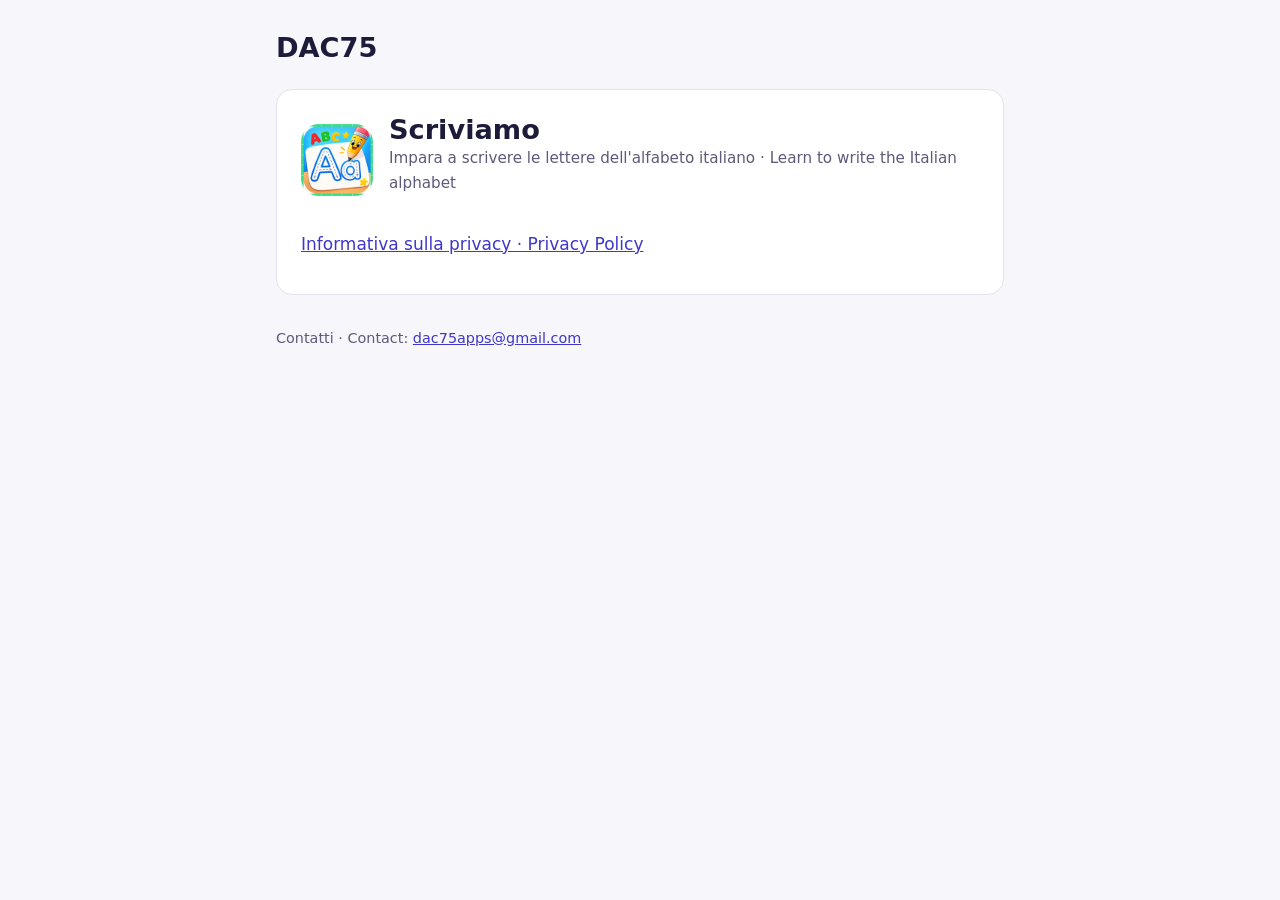
<file: index.html>
<!doctype html>
<html lang="it">
<head>
<meta charset="utf-8">
<meta name="viewport" content="width=device-width, initial-scale=1">
<title>DAC75 – App</title>
<link rel="stylesheet" href="/style.css">
</head>
<body>
<main>
  <header><h1>DAC75</h1></header>
  <div class="card">
    <header>
      <img src="/scriviamo/icona.png" alt="">
      <div>
        <h1>Scriviamo</h1>
        <p class="muted">Impara a scrivere le lettere dell'alfabeto italiano · Learn to write the Italian alphabet</p>
      </div>
    </header>
    <p><a href="/scriviamo/privacy/">Informativa sulla privacy · Privacy Policy</a></p>
  </div>
  <footer>Contatti · Contact: <a href="mailto:dac75apps@gmail.com">dac75apps@gmail.com</a></footer>
</main>
</body>
</html>
</file>
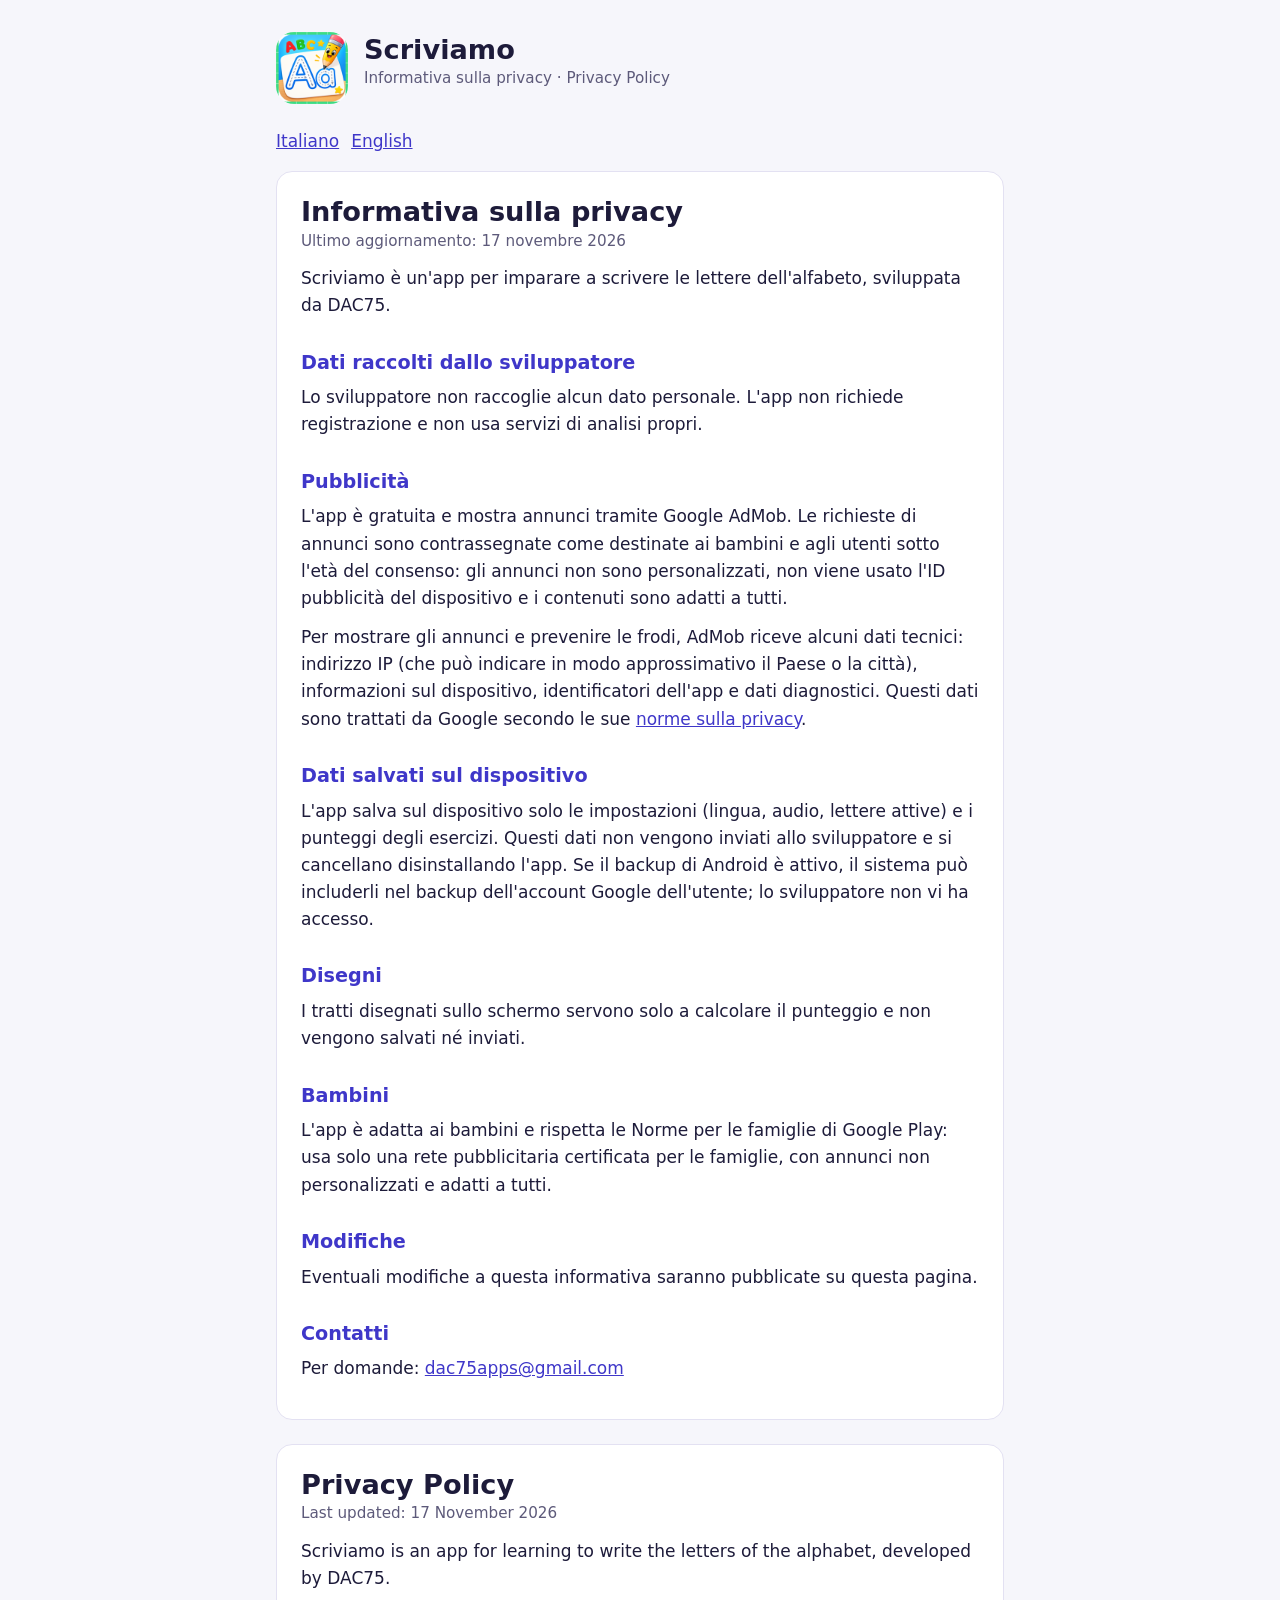
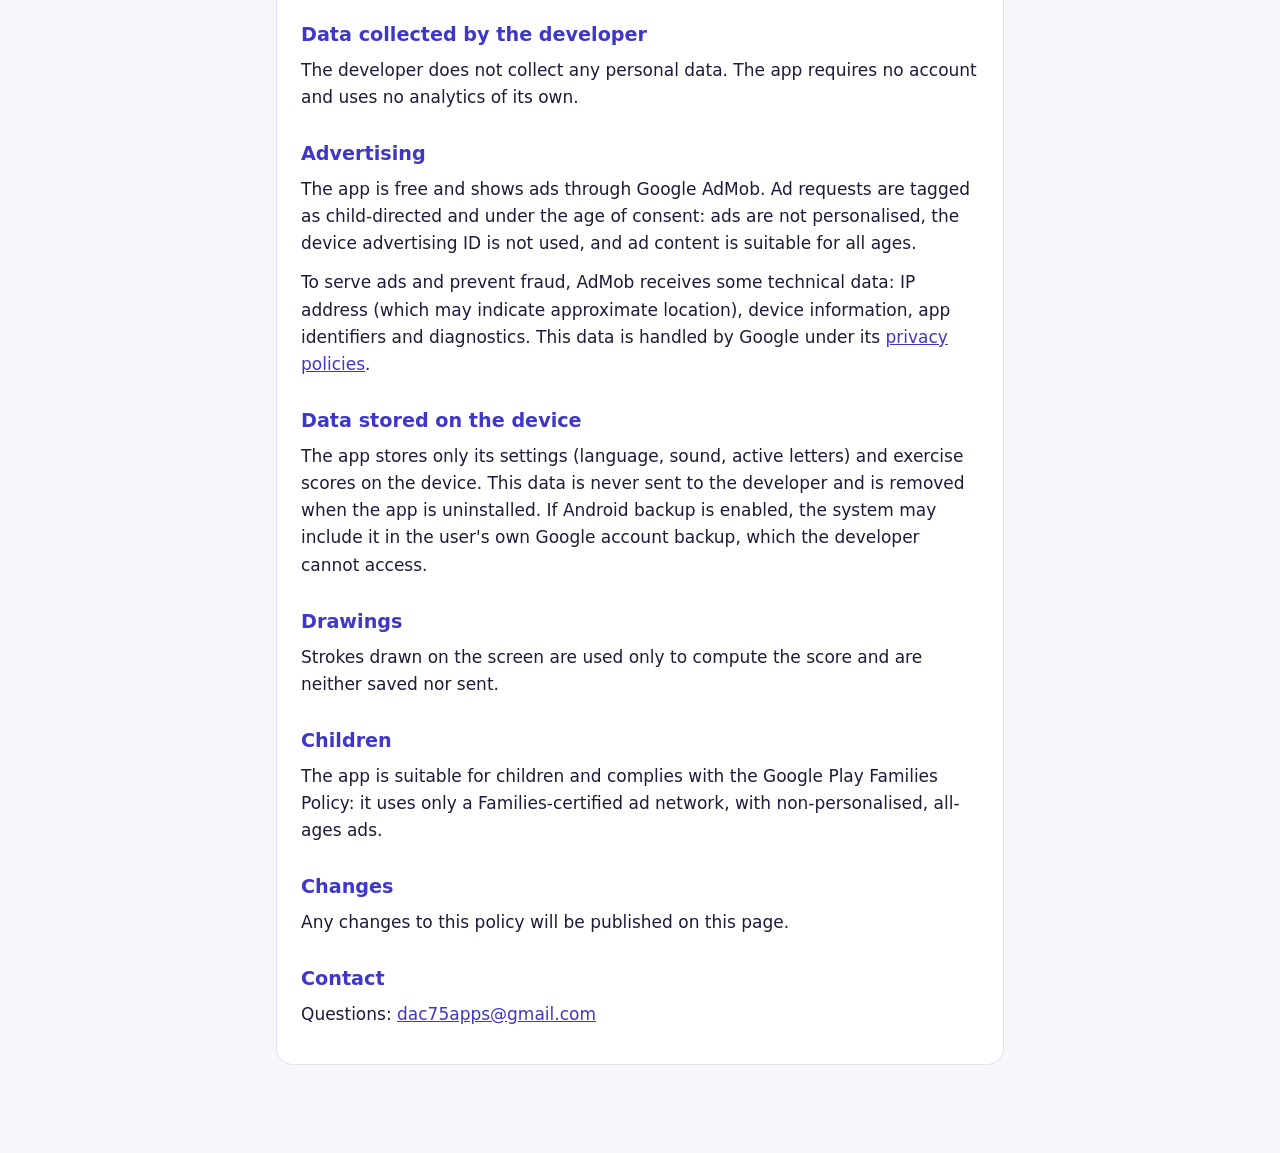
<file: scriviamo/privacy/index.html>
<!doctype html>
<html lang="it">
<head>
<meta charset="utf-8">
<meta name="viewport" content="width=device-width, initial-scale=1">
<title>Scriviamo – Privacy</title>
<link rel="stylesheet" href="/style.css">
</head>
<body>
<main>
  <header>
    <img src="/scriviamo/icona.png" alt="">
    <div>
      <h1>Scriviamo</h1>
      <p class="muted">Informativa sulla privacy · Privacy Policy</p>
    </div>
  </header>
  <nav class="lang"><a href="#it">Italiano</a><a href="#en">English</a></nav>

  <section class="card" id="it" lang="it">
    <h1>Informativa sulla privacy</h1>
    <p class="muted">Ultimo aggiornamento: 17 novembre 2026</p>
    <p>Scriviamo è un'app per imparare a scrivere le lettere dell'alfabeto, sviluppata da DAC75.</p>

    <h2>Dati raccolti dallo sviluppatore</h2>
    <p>Lo sviluppatore non raccoglie alcun dato personale. L'app non richiede registrazione e non usa servizi di analisi propri.</p>

    <h2>Pubblicità</h2>
    <p>L'app è gratuita e mostra annunci tramite Google AdMob. Le richieste di annunci sono contrassegnate come destinate ai bambini e agli utenti sotto l'età del consenso: gli annunci non sono personalizzati, non viene usato l'ID pubblicità del dispositivo e i contenuti sono adatti a tutti.</p>
    <p>Per mostrare gli annunci e prevenire le frodi, AdMob riceve alcuni dati tecnici: indirizzo IP (che può indicare in modo approssimativo il Paese o la città), informazioni sul dispositivo, identificatori dell'app e dati diagnostici. Questi dati sono trattati da Google secondo le sue <a href="https://policies.google.com/technologies/partner-sites">norme sulla privacy</a>.</p>

    <h2>Dati salvati sul dispositivo</h2>
    <p>L'app salva sul dispositivo solo le impostazioni (lingua, audio, lettere attive) e i punteggi degli esercizi. Questi dati non vengono inviati allo sviluppatore e si cancellano disinstallando l'app. Se il backup di Android è attivo, il sistema può includerli nel backup dell'account Google dell'utente; lo sviluppatore non vi ha accesso.</p>

    <h2>Disegni</h2>
    <p>I tratti disegnati sullo schermo servono solo a calcolare il punteggio e non vengono salvati né inviati.</p>

    <h2>Bambini</h2>
    <p>L'app è adatta ai bambini e rispetta le Norme per le famiglie di Google Play: usa solo una rete pubblicitaria certificata per le famiglie, con annunci non personalizzati e adatti a tutti.</p>

    <h2>Modifiche</h2>
    <p>Eventuali modifiche a questa informativa saranno pubblicate su questa pagina.</p>

    <h2>Contatti</h2>
    <p>Per domande: <a href="mailto:dac75apps@gmail.com">dac75apps@gmail.com</a></p>
  </section>

  <section class="card" id="en" lang="en">
    <h1>Privacy Policy</h1>
    <p class="muted">Last updated: 17 November 2026</p>
    <p>Scriviamo is an app for learning to write the letters of the alphabet, developed by DAC75.</p>

    <h2>Data collected by the developer</h2>
    <p>The developer does not collect any personal data. The app requires no account and uses no analytics of its own.</p>

    <h2>Advertising</h2>
    <p>The app is free and shows ads through Google AdMob. Ad requests are tagged as child-directed and under the age of consent: ads are not personalised, the device advertising ID is not used, and ad content is suitable for all ages.</p>
    <p>To serve ads and prevent fraud, AdMob receives some technical data: IP address (which may indicate approximate location), device information, app identifiers and diagnostics. This data is handled by Google under its <a href="https://policies.google.com/technologies/partner-sites">privacy policies</a>.</p>

    <h2>Data stored on the device</h2>
    <p>The app stores only its settings (language, sound, active letters) and exercise scores on the device. This data is never sent to the developer and is removed when the app is uninstalled. If Android backup is enabled, the system may include it in the user's own Google account backup, which the developer cannot access.</p>

    <h2>Drawings</h2>
    <p>Strokes drawn on the screen are used only to compute the score and are neither saved nor sent.</p>

    <h2>Children</h2>
    <p>The app is suitable for children and complies with the Google Play Families Policy: it uses only a Families-certified ad network, with non-personalised, all-ages ads.</p>

    <h2>Changes</h2>
    <p>Any changes to this policy will be published on this page.</p>

    <h2>Contact</h2>
    <p>Questions: <a href="mailto:dac75apps@gmail.com">dac75apps@gmail.com</a></p>
  </section>
</main>
</body>
</html>
</file>
<file: style.css>
:root { --bg:#f6f6fb; --card:#ffffff; --text:#1d1b3a; --muted:#5d5a7a; --brand:#3f37c9; --line:#e3e1f2; }
@media (prefers-color-scheme: dark) { :root { --bg:#14132a; --card:#1e1c3a; --text:#ecebff; --muted:#b2afd6; --brand:#a9a3ff; --line:#33305a; } }
* { box-sizing:border-box; }
body { margin:0; background:var(--bg); color:var(--text); font:17px/1.6 system-ui,-apple-system,"Segoe UI",Roboto,sans-serif; }
main { max-width:760px; margin:0 auto; padding:32px 16px 64px; }
header { display:flex; align-items:center; gap:16px; margin-bottom:24px; }
header img { width:72px; height:72px; border-radius:18px; }
h1 { font-size:1.7rem; line-height:1.2; margin:0; }
h2 { font-size:1.2rem; margin:28px 0 6px; color:var(--brand); }
p { margin:0 0 12px; }
.muted { color:var(--muted); font-size:.95rem; }
.card { background:var(--card); border:1px solid var(--line); border-radius:16px; padding:24px; margin-bottom:24px; }
nav.lang { display:flex; gap:12px; margin-bottom:16px; }
a { color:var(--brand); }
footer { color:var(--muted); font-size:.9rem; margin-top:32px; }
</file>
